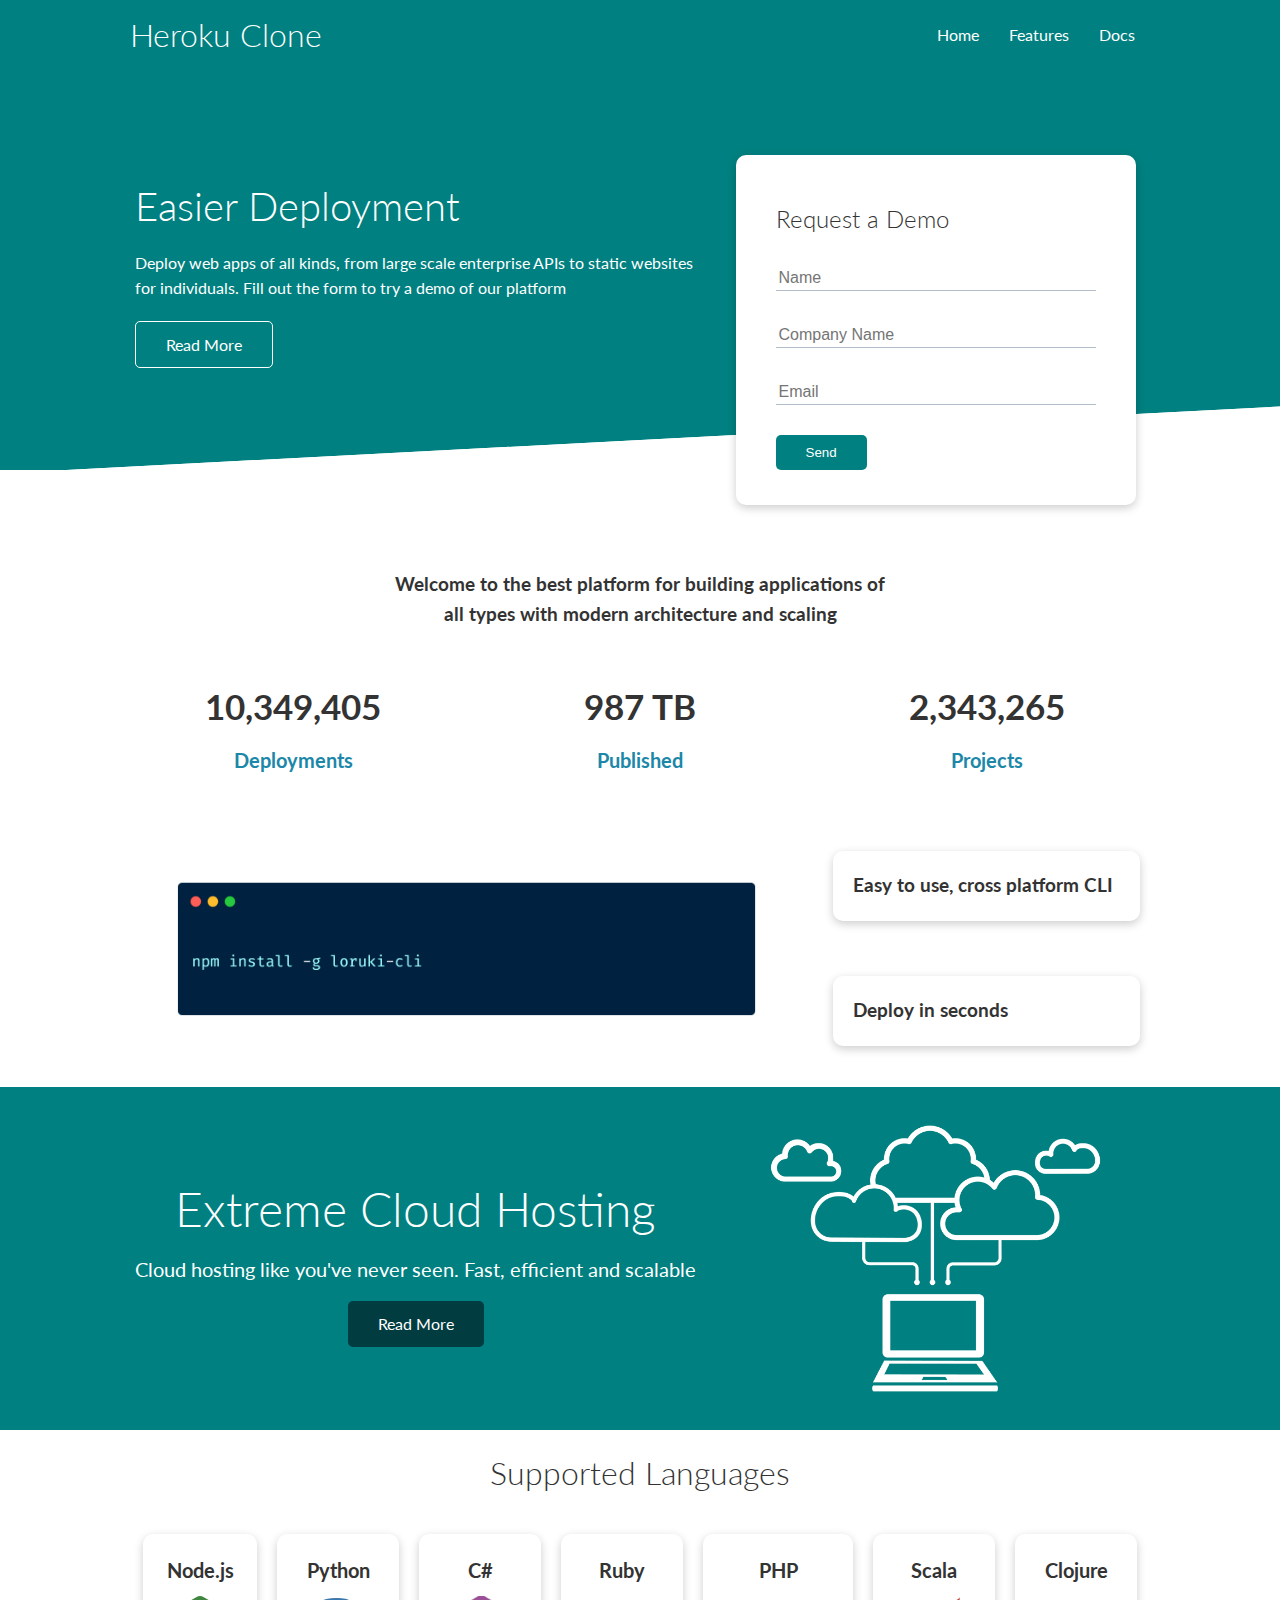
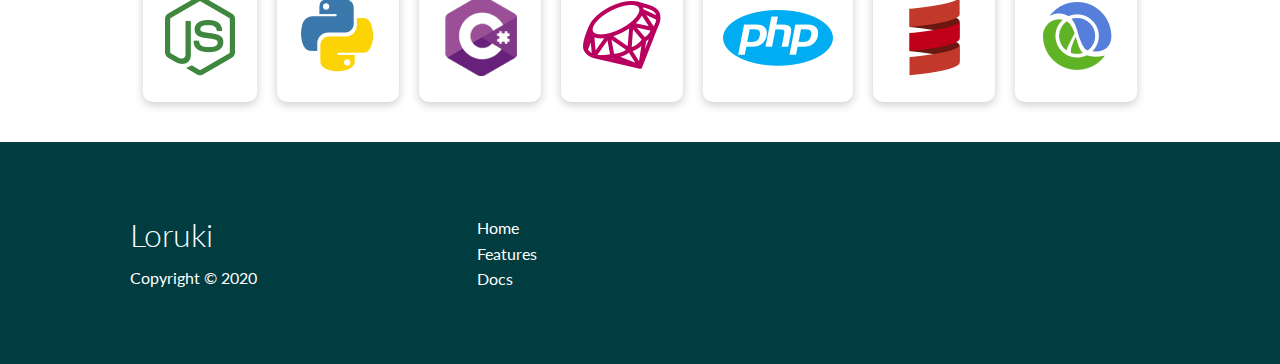
<file: index.html>
<!DOCTYPE html>
<html lang="en">
<head>
    <meta charset="UTF-8">
    <meta name="viewport" content="width=device-width, initial-scale=1.0">
    <link rel="stylesheet" href="https://cdnjs.cloudflare.com/ajax/libs/font-awesome/5.15.1/css/all.min.css" integrity="sha512-+4zCK9k+qNFUR5X+cKL9EIR+ZOhtIloNl9GIKS57V1MyNsYpYcUrUeQc9vNfzsWfV28IaLL3i96P9sdNyeRssA==" crossorigin="anonymous" />
    <link rel="stylesheet" href="css/utilities.css">
    <link rel="stylesheet" href="css/style.css">
    <title>Heroku Clone | Cloud Hosting For Everyone</title>
</head>
<body>
    <!-- Navbar -->
    <div class="navbar">
        <div class="container flex">
            <h1 class="logo">Heroku Clone</h1>
            <nav>
                <ul>
                    <li><a href="index.html">Home</a></li>
                    <li><a href="features.html">Features</a></li>
                    <li><a href="docs.html">Docs</a></li>
                </ul>
            </nav>
        </div>
    </div>
    
    <!-- Showcase -->
    <section class="showcase">
        <div class="container grid">
            <div class="showcase-text">
                <h1>Easier Deployment</h1>
                <p>Deploy web apps of all kinds, from large scale enterprise APIs to static websites for individuals. Fill out the form to try a demo of our platform</p>
                <a href="features.html" class="btn btn-outline">Read More</a>
            </div>

            <div class="showcase-form card">
                <h2>Request a Demo</h2>
                 <form>
                    <div class="form-control">
                        <input type="text" name="name" placeholder="Name" required>
                    </div>
                    <div class="form-control">
                        <input type="text" name="company" placeholder="Company Name" required>
                    </div>
                    <div class="form-control">
                        <input type="email" name="email" placeholder="Email" required>
                    </div>
                    <input type="submit" value="Send" class="btn btn-primary">
                </form>
            </div>
        </div>
    </section>

    <!-- Stats -->
    <section class="stats">
        <div class="container">
            <h3 class="stats-heading text-center my-1">
                Welcome to the best platform for building applications of all types with modern architecture and scaling
            </h3>

            <div class="grid grid-3 text-center my-4">
                <div>
                    <i class="fas fa-server fa-3x"></i>
                    <h3>10,349,405</h3>
                    <p class="text-secondary">Deployments</p>
                </div>
                <div>
                    <i class="fas fa-upload fa-3x"></i>
                    <h3>987 TB</h3>
                    <p class="text-secondary">Published</p>
                </div>
                <div>
                    <i class="fas fa-project-diagram fa-3x"></i>
                    <h3>2,343,265</h3>
                    <p class="text-secondary">Projects</p>
                </div>
            </div>
        </div>
    </section>

    <!-- Cli -->
    <section class="cli">
        <div class="container grid">
            <img src="images/cli.png" alt="">
            <div class="card">
                <h3>Easy to use, cross platform CLI</h3>
            </div>
            <div class="card">
                <h3>Deploy in seconds</h3>
            </div>
        </div>
    </section>

    <!-- Cloud -->
    <section class="cloud bg-primary my-2 py-2">
        <div class="container grid">
            <div class="text-center">
                <h2 class="lg">Extreme Cloud Hosting</h2>
                <p class="lead my-1">Cloud hosting like you've never seen. Fast, efficient and scalable</p>
                <a href="features.html" class="btn btn-dark">Read More</a>
            </div>
            <img src="images/cloud.png" alt="">
        </div>
    </section>

    <!-- Languages -->
    <section class="languages">
        <h2 class="md text-center my-2">
            Supported Languages
        </h2>
        <div class="container flex">
            <div class="card">
                <h4>Node.js</h4>
                <img src="images/logos/node.png" alt="">
            </div>
            <div class="card">
                <h4>Python</h4>
                <img src="images/logos/python.png" alt="">
              </div>
              <div class="card">
                <h4>C#</h4>
                <img src="images/logos/csharp.png" alt="">
              </div>
              <div class="card">
                <h4>Ruby</h4>
                <img src="images/logos/ruby.png" alt="">
              </div>
              <div class="card">
                <h4>PHP</h4>
                <img src="images/logos/php.png" alt="">
              </div>
              <div class="card">
                <h4>Scala</h4>
                <img src="images/logos/scala.png" alt="">
              </div>
              <div class="card">
                <h4>Clojure</h4>
                <img src="images/logos/clojure.png" alt="">
              </div>
        </div>
    </section>

    <!-- Footer -->
    <footer class="footer bg-dark py-5">
        <div class="container grid grid-3">
            <div>
                <h1>Loruki
                </h1>
                <p>Copyright &copy; 2020</p>
            </div>
            <nav>
                <ul>
                    <li><a href="index.html">Home</a></li>
                    <li><a href="features.html">Features</a></li>
                    <li><a href="docs.html">Docs</a></li>
                </ul>
            </nav>
            <div class="social">
                <a href="#"><i class="fab fa-github fa-2x"></i></a>
                <a href="#"><i class="fab fa-facebook fa-2x"></i></a>
                <a href="#"><i class="fab fa-instagram fa-2x"></i></a>
                <a href="#"><i class="fab fa-twitter fa-2x"></i></a>
            </div>
        </div>
    </footer>
</body>
</html>
</file>
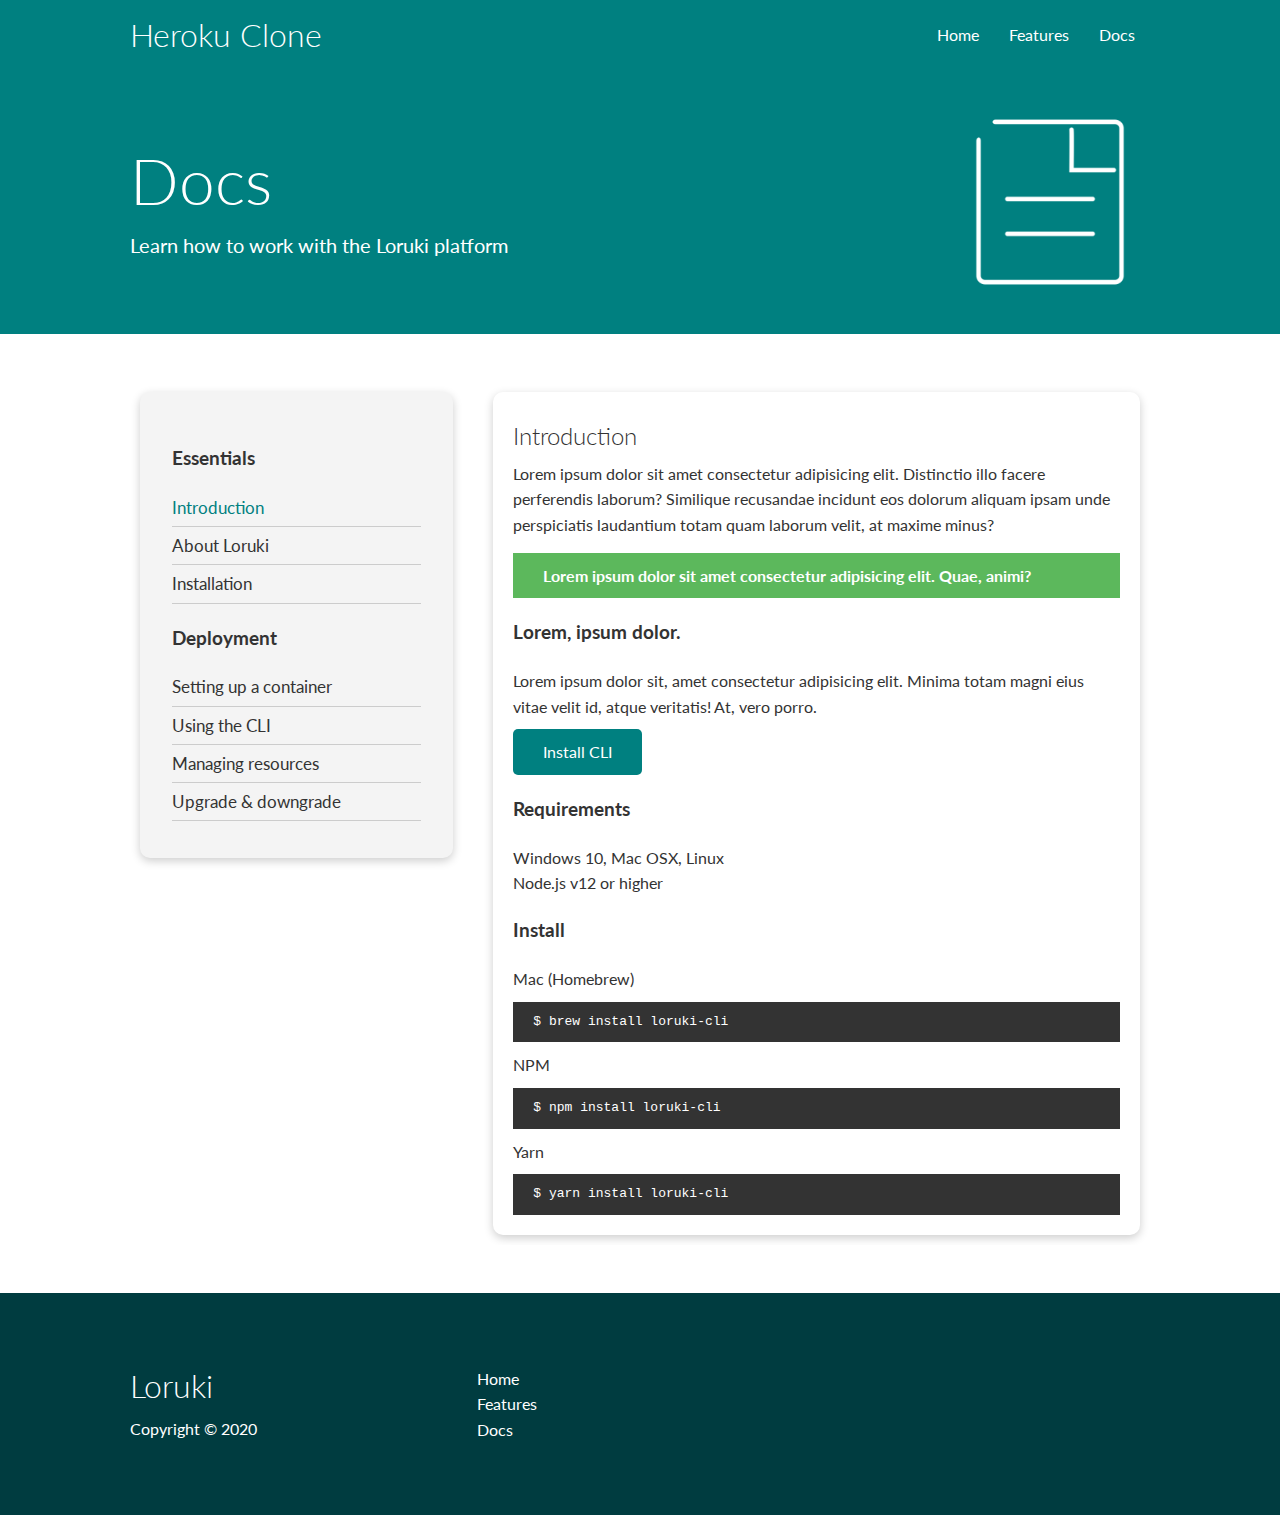
<file: docs.html>
<!DOCTYPE html>
<html lang="en">
<head>
    <meta charset="UTF-8">
    <meta name="viewport" content="width=device-width, initial-scale=1.0">
    <link rel="stylesheet" href="https://cdnjs.cloudflare.com/ajax/libs/font-awesome/5.15.1/css/all.min.css" integrity="sha512-+4zCK9k+qNFUR5X+cKL9EIR+ZOhtIloNl9GIKS57V1MyNsYpYcUrUeQc9vNfzsWfV28IaLL3i96P9sdNyeRssA==" crossorigin="anonymous" />
    <link rel="stylesheet" href="css/utilities.css">
    <link rel="stylesheet" href="css/style.css">
    <title>Heroku Clone | Cloud Hosting For Everyone</title>
</head>
<body>
    <!-- Navbar -->
    <div class="navbar">
        <div class="container flex">
            <h1 class="logo">Heroku Clone</h1>
            <nav>
                <ul>
                    <li><a href="index.html">Home</a></li>
                    <li><a href="features.html">Features</a></li>
                    <li><a href="docs.html">Docs</a></li>
                </ul>
            </nav>
        </div>
    </div>

    <!-- Head -->
    <section class="docs-head bg-primary py-3">
        <div class="container grid">
            <div>
                <h1 class="xl">Docs</h1>
                <p class="lead">
                    Learn how to work with the Loruki platform
                </p>
            </div>
            <img src="images/docs.png" alt="">
        </div>
    </section>

    <!-- Docs main -->
    <section class="docs-main my-4">
        <div class="container grid">
            <div class="card bg-light p-3">
                <h3 class="my-2">Essentials</h3>
                <nav>
                    <ul>
                        <li><a class="text-primary" href="#">Introduction</a></li>
                        <li><a href="#">About Loruki</a></li>
                        <li><a href="#">Installation</a></li>
                    </ul>
                </nav>

                <h3 class="my-2">Deployment</h3>
                <nav>
                    <ul>
                        <li><a href="#">Setting up a container</a></li>
							<li><a href="#">Using the CLI</a></li>
							<li><a href="#">Managing resources</a></li>
							<li><a href="#">Upgrade & downgrade</a></li>
                    </ul>
                </nav>
            </div>
            <div class="card">
                <h2>Introduction</h2>
                <p>Lorem ipsum dolor sit amet consectetur adipisicing elit. Distinctio illo facere perferendis laborum? Similique recusandae incidunt eos dolorum aliquam ipsam unde perspiciatis laudantium totam quam laborum velit, at maxime minus?</p>

                <div class="alert alert-success">
                    <i class="fas fa-info"></i> Lorem ipsum dolor sit amet consectetur adipisicing elit. Quae, animi?
                </div>

                <h3>Lorem, ipsum dolor.</h3>
                <p>Lorem ipsum dolor sit, amet consectetur adipisicing elit. Minima totam magni eius vitae velit id, atque veritatis! At, vero porro.</p>
                <a href="#" class="btn btn-primary">Install CLI</a>

                <h3>Requirements</h3>
                <ul>
                    <li>Windows 10, Mac OSX, Linux</li>
                    <li>Node.js v12 or higher</li>
                </ul>

                <h3>Install</h3>
                <p>Mac (Homebrew)</p>
                <pre><code>$ brew install loruki-cli</code></pre>
                <p>NPM</p>
                <pre><code>$ npm install loruki-cli</code></pre>
                <p>Yarn</p>
                <pre><code>$ yarn install loruki-cli</code></pre>

            </div>
        </div>
    </section>
    
    <!-- Footer -->
    <footer class="footer bg-dark py-5">
        <div class="container grid grid-3">
            <div>
                <h1>Loruki
                </h1>
                <p>Copyright &copy; 2020</p>
            </div>
            <nav>
                <ul>
                    <li><a href="index.html">Home</a></li>
                    <li><a href="features.html">Features</a></li>
                    <li><a href="docs.html">Docs</a></li>
                </ul>
            </nav>
            <div class="social">
                <a href="#"><i class="fab fa-github fa-2x"></i></a>
                <a href="#"><i class="fab fa-facebook fa-2x"></i></a>
                <a href="#"><i class="fab fa-instagram fa-2x"></i></a>
                <a href="#"><i class="fab fa-twitter fa-2x"></i></a>
            </div>
        </div>
    </footer>
</body>
</html>
</file>
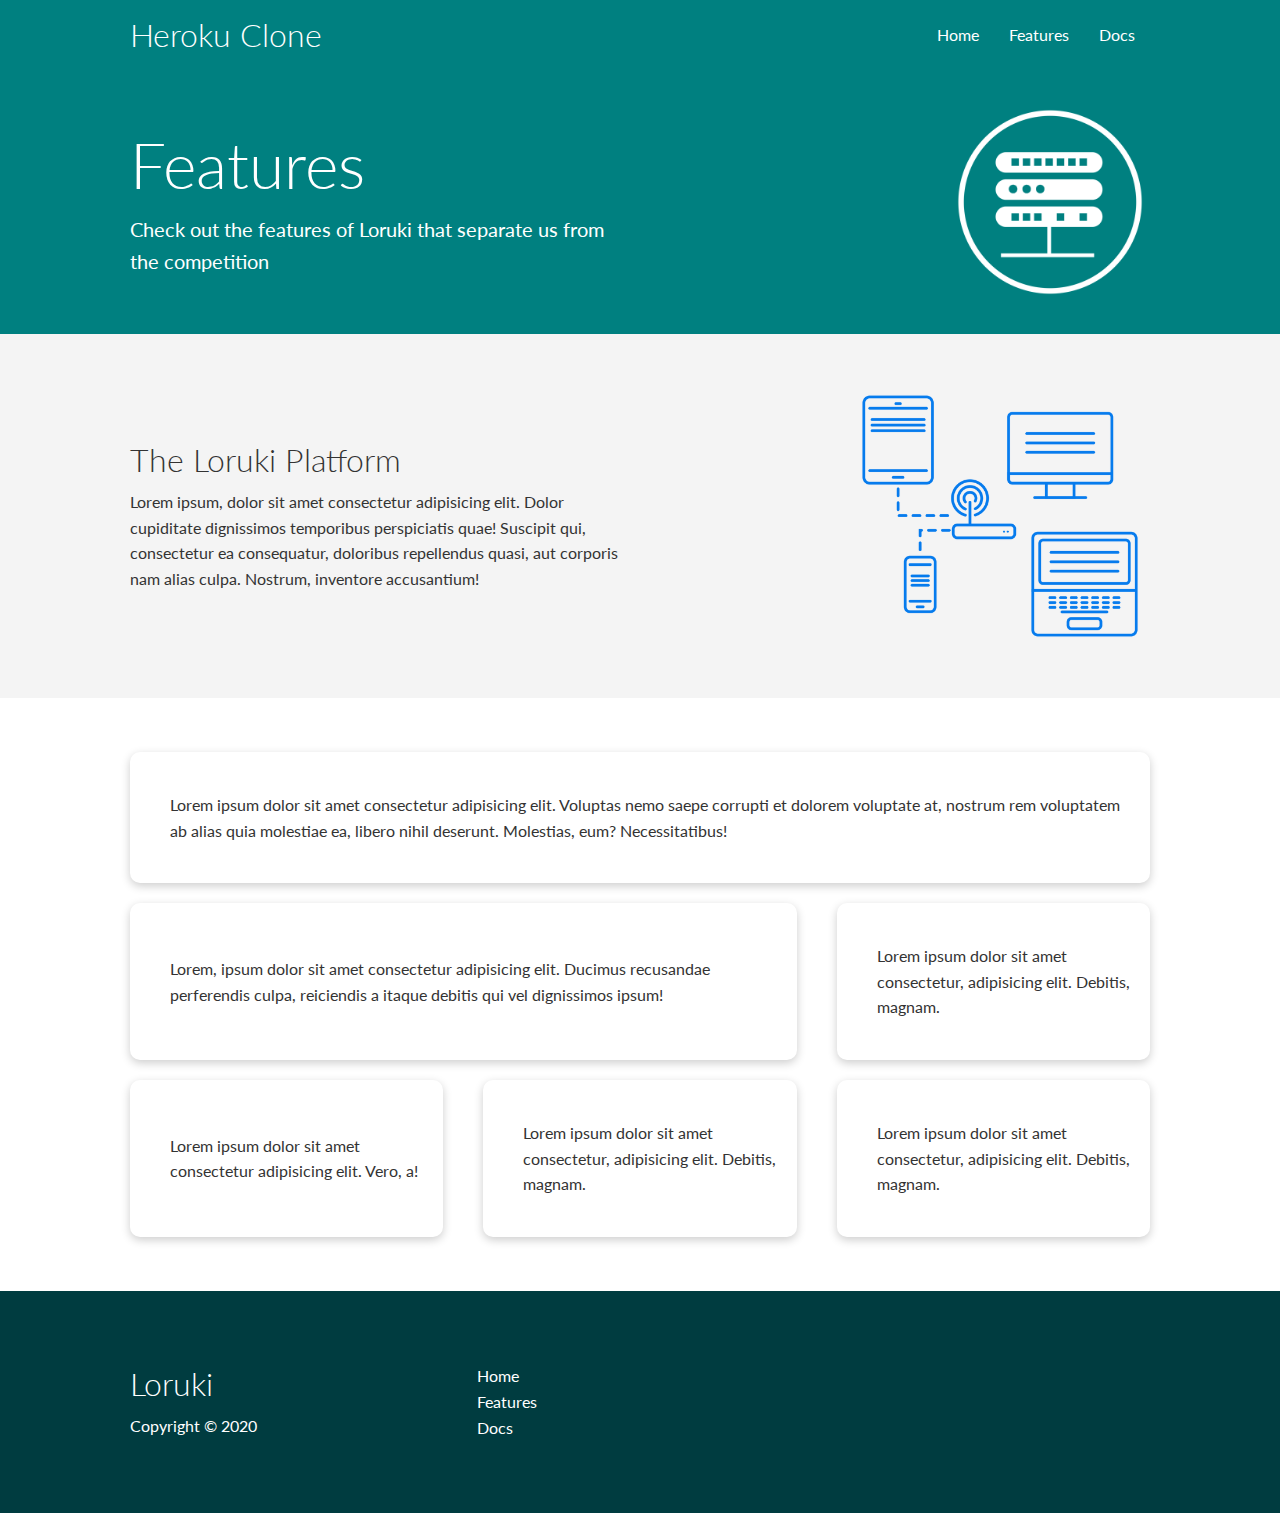
<file: features.html>
<!DOCTYPE html>
<html lang="en">
<head>
    <meta charset="UTF-8">
    <meta name="viewport" content="width=device-width, initial-scale=1.0">
    <link rel="stylesheet" href="https://cdnjs.cloudflare.com/ajax/libs/font-awesome/5.15.1/css/all.min.css" integrity="sha512-+4zCK9k+qNFUR5X+cKL9EIR+ZOhtIloNl9GIKS57V1MyNsYpYcUrUeQc9vNfzsWfV28IaLL3i96P9sdNyeRssA==" crossorigin="anonymous" />
    <link rel="stylesheet" href="css/utilities.css">
    <link rel="stylesheet" href="css/style.css">
    <title>Heroku Clone | Cloud Hosting For Everyone</title>
</head>
<body>
    <!-- Navbar -->
    <div class="navbar">
        <div class="container flex">
            <h1 class="logo">Heroku Clone</h1>
            <nav>
                <ul>
                    <li><a href="index.html">Home</a></li>
                    <li><a href="features.html">Features</a></li>
                    <li><a href="docs.html">Docs</a></li>
                </ul>
            </nav>
        </div>
    </div>

    <!-- Head -->
    <section class="features-head bg-primary py-3">
        <div class="container grid">
            <div>
                <h1 class="xl">Features</h1>
                <p class="lead">
                    Check out the features of Loruki that separate us from the
						competition
                </p>
            </div>
            <img src="images/server.png" alt="">
        </div>
    </section>

    <!-- Sub head -->
    <section class="features-sub-head bg-light py-3">
        <div class="container grid">
            <div>
                <h1 class="md">The Loruki Platform</h1>
                <p>
                    Lorem ipsum, dolor sit amet consectetur adipisicing elit. Dolor cupiditate dignissimos temporibus perspiciatis quae! Suscipit qui, consectetur ea consequatur, doloribus repellendus quasi, aut corporis nam alias culpa. Nostrum, inventore accusantium!
                </p>
            </div>
            <img src="images/server2.png" alt="">
        </div>
    </section>

    <section class="features-main my-2">
        <div class="container grid grid-3">
            <div class="card flex">
                <i class="fas fa-server fa-3x"></i>
                <p>Lorem ipsum dolor sit amet consectetur adipisicing elit. Voluptas nemo saepe corrupti et dolorem voluptate at, nostrum rem voluptatem ab alias quia molestiae ea, libero nihil deserunt. Molestias, eum? Necessitatibus!</p>
            </div>
            <div class="card flex">
                <i class="fas fa-network-wired fa-3x"></i>
                <p>
                    Lorem, ipsum dolor sit amet consectetur adipisicing elit. Ducimus
                    recusandae perferendis culpa, reiciendis a itaque debitis qui vel
                    dignissimos ipsum!
                </p>
            </div>
            <div class="card flex">
                <i class="fas fa-laptop-code fa-3x"></i>
                <p>
                    Lorem ipsum dolor sit amet consectetur, adipisicing elit. Debitis,
                    magnam.
                </p>
            </div>
            <div class="card flex">
                <i class="fas fa-database fa-3x"></i>
                <p>
                    Lorem ipsum dolor sit amet consectetur adipisicing elit. Vero, a!
                </p>
            </div>
            <div class="card flex">
                <i class="fas fa-power-off fa-3x"></i>
                <p>
                    Lorem ipsum dolor sit amet consectetur, adipisicing elit. Debitis,
                    magnam.
                </p>
            </div>
            <div class="card flex">
                <i class="fas fa-upload fa-3x"></i>
                <p>
                    Lorem ipsum dolor sit amet consectetur, adipisicing elit. Debitis,
                    magnam.
                </p>
            </div>
        </div>
    </section>

    <!-- Footer -->
    <footer class="footer bg-dark py-5">
        <div class="container grid grid-3">
            <div>
                <h1>Loruki
                </h1>
                <p>Copyright &copy; 2020</p>
            </div>
            <nav>
                <ul>
                    <li><a href="index.html">Home</a></li>
                    <li><a href="features.html">Features</a></li>
                    <li><a href="docs.html">Docs</a></li>
                </ul>
            </nav>
            <div class="social">
                <a href="#"><i class="fab fa-github fa-2x"></i></a>
                <a href="#"><i class="fab fa-facebook fa-2x"></i></a>
                <a href="#"><i class="fab fa-instagram fa-2x"></i></a>
                <a href="#"><i class="fab fa-twitter fa-2x"></i></a>
            </div>
        </div>
    </footer>
</body>
</html>
</file>
<file: css/utilities.css>
.container {
  max-width: 1100px;
  margin: 0 auto;
  overflow: auto;
  padding: 0 40px;
}

.card {
  background-color: #fff;
  color: #333;
  border-radius: 10px;
  box-shadow: 0 3px 10px rgba(0, 0, 0, 0.2);
  padding: 20px;
  margin: 10px;
}

.btn {
  display: inline-block;
  padding: 10px 30px;
  cursor: pointer;
  background: var(--primary-color);
  color: #fff;
  border: none;
  border-radius: 5px;
}

.btn-outline {
  background-color: transparent;
  border: 1px #fff solid;
}

.btn:hover {
  transform: scale(0.98);
}

/* Backgrounds & colored buttons */
.bg-primary,
.btn-primary {
  background-color: var(--primary-color);
  color: #fff;
}

.bg-secondary,
.btn-secondary {
  background-color: var(--secondary-color);
  color: #fff;
}

.bg-dark,
.btn-dark {
  background-color: var(--dark-color);
  color: #fff;
}

.bg-light,
.btn-light {
  background-color: var(--light-color);
  color: #333;
}

.bg-primary a,
.btn-primary a,
.bg-secondary a,
.btn-secondary a,
.bg-dark a,
.btn-dark a {
  color: #fff;
}

/* Text colors */
.text-primary {
  color: var(--primary-color);
}

.text-secondary {
  color: var(--secondary-color);
}

.text-dark {
  color: var(--dark-color);
}

.text-light {
  color: var(--light-color);
}

/* Text sizes */
.lead {
  font-size: 20px;
}

.sm {
  font-size: 1rem;
}

.md {
  font-size: 2rem;
}

.lg {
  font-size: 3rem;
}

.xl {
  font-size: 4rem;
}

.text-center {
  text-align: center;
}

/* Alert */
.alert {
  background-color: var(--light-color);
  padding: 10px 20px;
  font-weight: bold;
  margin: 15px 0;
}

.alert i {
  margin-right: 10px;
}

.alert-success {
  background-color: var(--success-color);
  color: #fff;
}

.alert-error {
  background-color: var(--error-color);
  color: #fff;
}

.flex {
  display: flex;
  justify-content: center;
  align-items: center;
  height: 100%;
}

.grid {
  display: grid;
  grid-template-columns: repeat(2, 1fr);
  gap: 20px;
  justify-content: center;
  align-items: center;
  height: 100%;
}

.grid-3 {
  grid-template-columns: repeat(3, 1fr);
}

/* Margin */
.my-1 {
  margin: 1rem 0;
}

.my-2 {
  margin: 1.5rem 0;
}

.my-3 {
  margin: 2rem 0;
}

.my-4 {
  margin: 3rem 0;
}

.my-5 {
  margin: 4rem 0;
}

.m-1 {
  margin: 1rem;
}

.m-2 {
  margin: 1.5rem;
}

.m-3 {
  margin: 2rem;
}

.m-4 {
  margin: 3rem;
}

.m-5 {
  margin: 4rem;
}

/* Padding */
.py-1 {
  padding: 1rem 0;
}

.py-2 {
  padding: 1.5rem 0;
}

.py-3 {
  padding: 2rem 0;
}

.py-4 {
  padding: 3rem 0;
}

.py-5 {
  padding: 4rem 0;
}

.p-1 {
  padding: 1rem;
}

.p-2 {
  padding: 1.5rem;
}

.p-3 {
  padding: 2rem;
}

.p-4 {
  padding: 3rem;
}

.p-5 {
  padding: 4rem;
}
</file>
<file: css/style.css>
@import url('https://fonts.googleapis.com/css2?family=Lato:wght@300&display=swap');

:root {
  --primary-color: teal;
  --secondary-color: #1c87a8;
  --dark-color: #003c40;
  --light-color: #f4f4f4;
  --success-color: #5cb85c;
  --error-color: #d9534f;
}

* {
  box-sizing: border-box;
  padding: 0;
  margin: 0;
}

body {
  font-family: 'Lato', sans-serif;
  color: #333;
  line-height: 1.6;
}

ul {
  list-style-type: none;
}

a {
  text-decoration: none;
  color: #333;
}

h1,
h2 {
  font-weight: 300;
  line-height: 1.2;
  margin: 10px 0;
}

p {
  margin: 10px 0;
}

img {
  width: 100%;
}

code,
pre {
  background: #333;
  color: #fff;
  padding: 10px;
}

.hidden {
  visibility: hidden;
  height: 0;
}

/* Navbar */
.navbar {
  background-color: var(--primary-color);
  color: #fff;
  height: 70px;
}

.navbar ul {
  display: flex;
}

.navbar a {
  color: #fff;
  padding: 10px;
  margin: 0 5px;
}

.navbar a:hover {
  border-bottom: 2px #fff solid;
}

.navbar .flex {
  justify-content: space-between;
}

/* Showcase */
.showcase {
  height: 400px;
  background-color: var(--primary-color);
  color: #fff;
  position: relative;
}

.showcase h1 {
  font-size: 40px;
}

.showcase p {
  margin: 20px 0;
}

.showcase .grid {
  overflow: visible;
  grid-template-columns: 55% auto;
  gap: 30px;
}

.showcase-text {
  animation: slideInFromLeft 1s ease-in;
}

.showcase-form {
  position: relative;
  top: 60px;
  height: 350px;
  width: 400px;
  padding: 40px;
  z-index: 100;
  justify-self: flex-end;
  animation: slideInFromRight 1s ease-in;
}

.showcase-form .form-control {
  margin: 30px 0;
}

.showcase-form input[type='text'],
.showcase-form input[type='email'] {
  border: 0;
  border-bottom: 1px solid #b4becb;
  width: 100%;
  padding: 3px;
  font-size: 16px;
}

.showcase-form input:focus {
  outline: none;
}

.showcase::before,
.showcase::after {
  content: '';
  position: absolute;
  height: 100px;
  bottom: -70px;
  right: 0;
  left: 0;
  background: #fff;
  transform: skewY(-3deg);
  -webkit-transform: skewY(-3deg);
  -moz-transform: skewY(-3deg);
  -ms-transform: skewY(-3deg);
}

/* Stats */
.stats {
  padding-top: 100px;
  animation: slideInFromBottom 1s ease-in;
}

.stats-heading {
  max-width: 500px;
  margin: auto;
}

.stats .grid h3 {
  font-size: 35px;
}

.stats .grid p {
  font-size: 20px;
  font-weight: bold;
}

/* Cli */
.cli .grid {
  grid-template-columns: repeat(3, 1fr);
  grid-template-rows: repeat(2, 1fr);
}

.cli .grid > *:first-child {
  grid-column: 1 / span 2;
  grid-row: 1 / span 2;
}

/* Cloud */
.cloud .grid {
  grid-template-columns: 4fr 3fr;
}

/* Languages */

.languages .flex {
  flex-wrap: wrap;
}

.languages .card {
  text-align: center;
  margin: 18px 10px 40px;
  transition: transform 0.2s ease-in;
}

.languages .card h4 {
  font-size: 20px;
  margin-bottom: 10px;
}

.languages .card:hover {
  transform: translateY(-15px);
}

/* Features */
.features-head img,
.docs-head img {
  width: 200px;
  justify-self: flex-end;
}

.features-sub-head img {
  width: 300px;
  justify-self: flex-end;
}

.features-main .card > i {
  margin-right: 20px;
}

.features-main .grid {
  padding: 30px;
}

.features-main .grid > *:first-child {
  grid-column: 1 / span 3;
}

.features-main .grid > *:nth-child(2) {
  grid-column: 1 / span 2;
}

/* Docs */
.docs-main h3 {
  margin: 20px 0;
}

.docs-main .grid {
  grid-template-columns: 1fr 2fr;
  align-items: flex-start;
}

.docs-main nav li {
  font-size: 17px;
  padding-bottom: 5px;
  margin-bottom: 5px;
  border-bottom: 1px #ccc solid;
}

.docs-main a:hover {
  font-weight: bold;
}

/* Footer */
.footer .social a {
  margin: 0 10px;
}

/* Animations */
@keyframes slideInFromLeft {
  0% {
    transform: translateX(-100%);
  }

  100% {
    transform: translateX(0);
  }
}

@keyframes slideInFromRight {
  0% {
    transform: translateX(100%);
  }

  100% {
    transform: translateX(0);
  }
}

@keyframes slideInFromTop {
  0% {
    transform: translateY(-100%);
  }

  100% {
    transform: translateX(0);
  }
}

@keyframes slideInFromBottom {
  0% {
    transform: translateY(100%);
  }

  100% {
    transform: translateX(0);
  }
}

/* Tablets and under */
@media (max-width: 768px) {
  .grid,
  .showcase .grid,
  .stats .grid,
  .cli .grid,
  .cloud .grid,
  .features-main .grid,
  .docs-main .grid {
    grid-template-columns: 1fr;
    grid-template-rows: 1fr;
  }

  .showcase {
    height: auto;
  }

  .showcase-text {
    text-align: center;
    margin-top: 40px;
    animation: slideInFromTop 1s ease-in;
  }

  .showcase-form {
    justify-self: center;
    margin: auto;
    animation: slideInFromBottom 1s ease-in;
  }

  .cli .grid > *:first-child {
    grid-column: 1;
    grid-row: 1;
  }

  .features-head,
  .features-sub-head,
  .docs-head {
    text-align: center;
  }

  .features-head img,
  .features-sub-head img,
  .docs-head img {
    justify-self: center;
  }

  .features-main .grid > *:first-child,
  .features-main .grid > *:nth-child(2) {
    grid-column: 1;
  }
}

/* Mobile */
@media (max-width: 500px) {
  .navbar {
    height: 110px;
  }

  .navbar .flex {
    flex-direction: column;
  }

  .navbar ul {
    padding: 10px;
    background-color: rgba(0, 0, 0, 0.1);
  }
  
  .showcase-form {
    width: 300px;
  }
}
</file>
